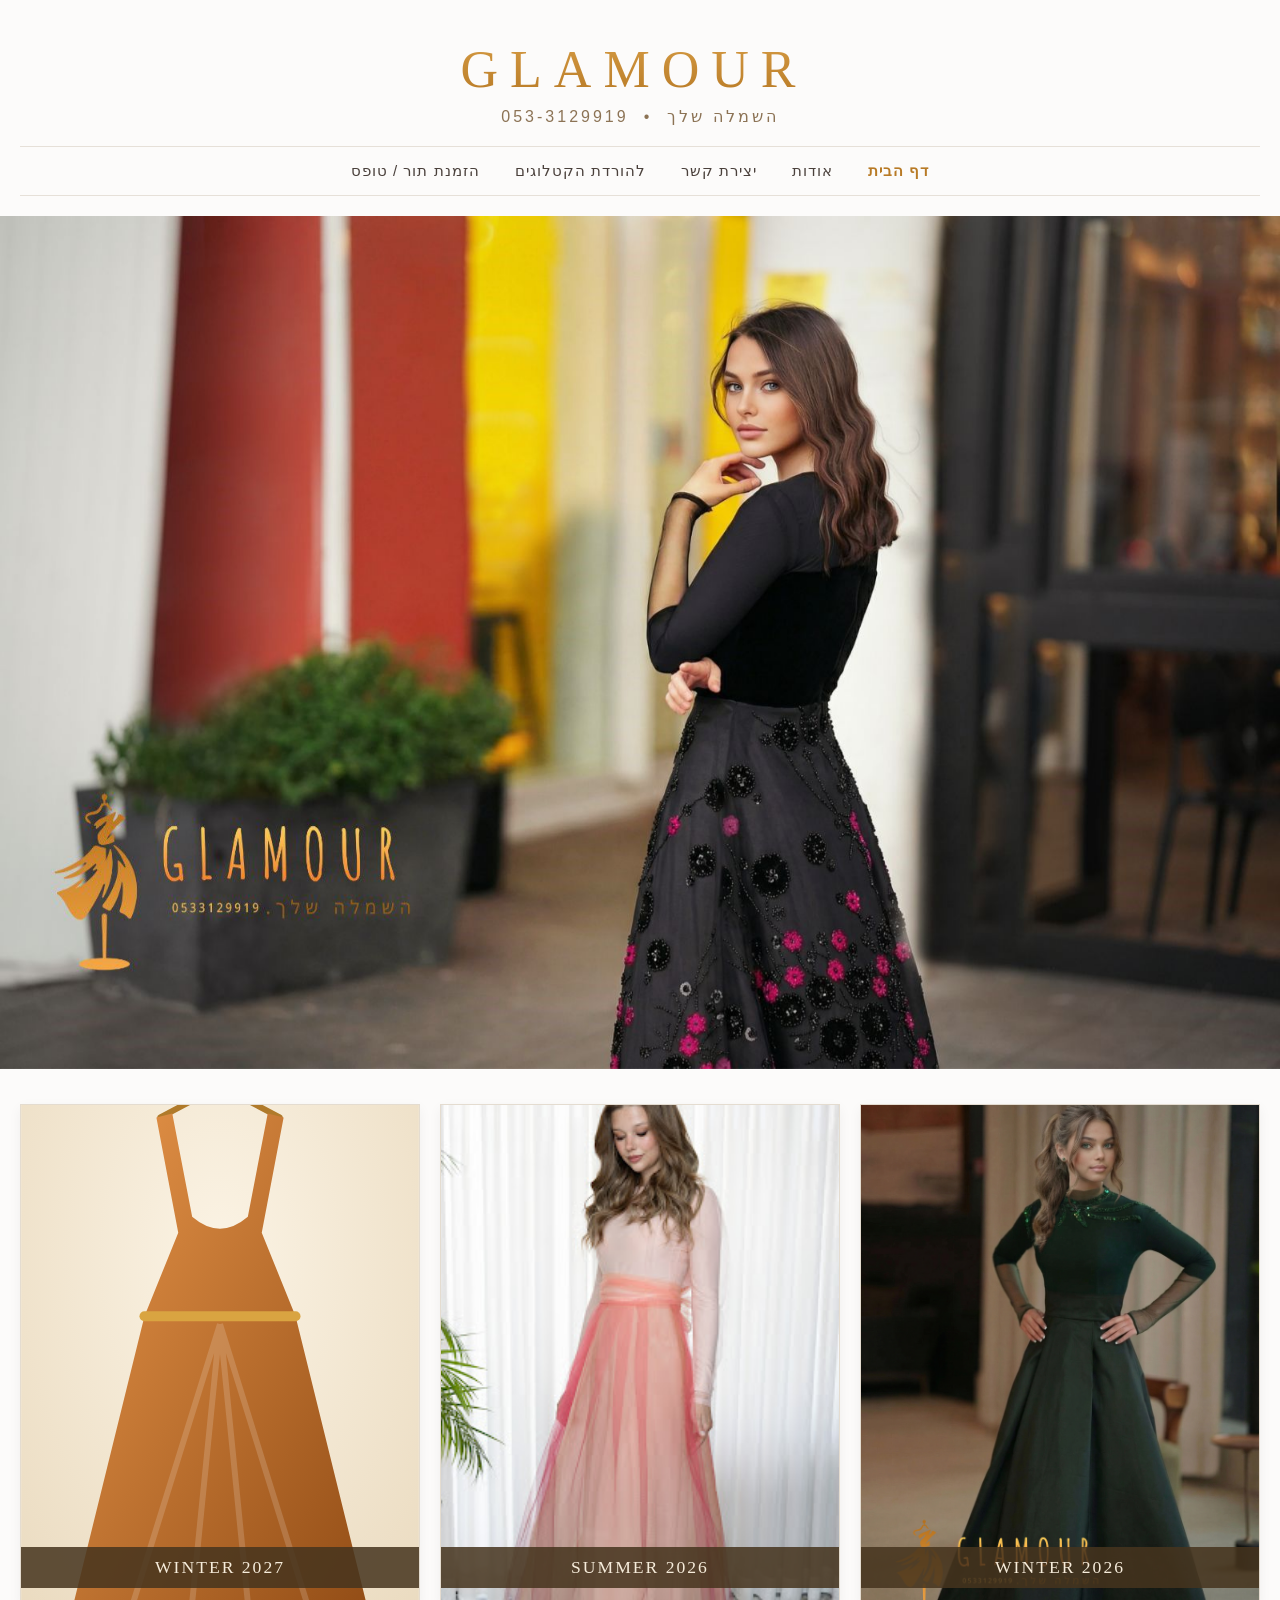
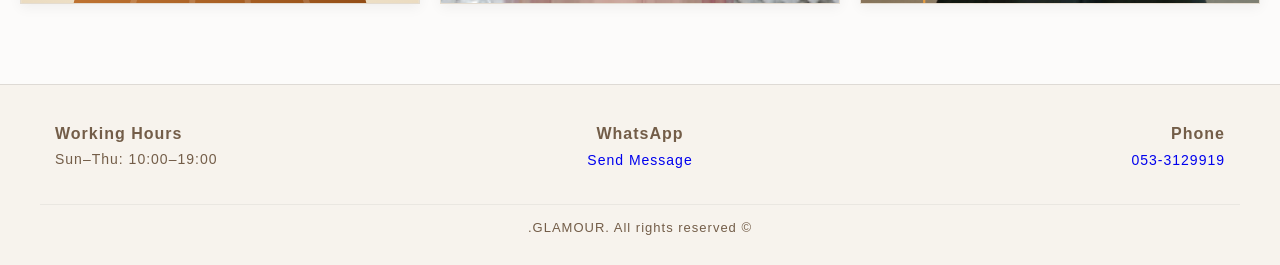
<file: index.html>
<!DOCTYPE html>
<html lang="he" dir="rtl">
<head>
    <meta charset="UTF-8">
    <meta name="viewport" content="width=device-width, initial-scale=1.0">
    <title>GLAMOUR - השמלה שלך | דף הבית</title>
    <link rel="shortcut icon" href="favicon.ico" type="image/x-icon">
    <!-- קישור לקובץ העיצוב ה-CSS החיצוני -->
    <link rel="stylesheet" href="css/home.css">
</head>
<body>

    <!-- Header (כולל לוגו ותפריט עליון) -->
    <header>
        <div class="brand-container">
            <h1 class="logo-title">GLAMOUR</h1>
            <div class="sub-bar">
                <span>השמלה שלך</span>
                <span>•</span>
                <a href="tel:0533129919" class="phone">053-3129919</a>
            </div>
        </div>

        <nav>
            <ul>
                <li><a href="index.html" class="active">דף הבית</a></li>
                <li><a href="about.html">אודות</a></li>
                <li><a href="contact.html">יצירת קשר</a></li>
                <li><a href="pdf.html">להורדת הקטלוגים</a></li>
                <li><a href="pages/order.html">הזמנת תור / טופס</a></li>
            </ul>
        </nav>
    </header>

    <!-- באנר ראשי מקצה לקצה – ממוקם מיד מתחת לתפריט -->
    <section class="main-banner-section">
        <img src="images/black-3.jpeg" alt="באנר ראשי" class="hero-banner-image">
    </section>

    <!-- Main Content - הריבועים של הקטלוגים -->
    <main>
        <div class="hero-grid">
            <a href="catalog.html" class="grid-item">
                <img src="images/green1.png" alt="קולקציית WINTER 2026">
                <div class="card-title">WINTER 2026</div>
            </a>
            <a href="catalog.html#royal" class="grid-item">
                <img src="images/ombre.png" alt="קולקציית SUMMER 2026">
                <div class="card-title">SUMMER 2026</div>
            </a>
            <a href="catalog.html#glam" class="grid-item">
                <img src="images/dress-copper.svg" alt="קולקציית WINTER 2027">
                <div class="card-title">WINTER 2027</div>
            </a>
        </div>
    </main>

    <!-- Footer יחיד, מסודר ותקין -->
    <footer class="site-footer">
        <div class="footer-item right">
            <h3>Phone</h3>
            <a href="tel:0533129919">053-3129919</a>
        </div>
        
        <div class="footer-item center">
            <h3>WhatsApp</h3>
            <a href="https://wa.me/972533129919" target="_blank" rel="noopener">Send Message</a>
        </div>
        
        <div class="footer-item left">
            <h3>Working Hours</h3>
            <p>Sun–Thu: 10:00–19:00</p>
        </div>
        
        <small class="copyright">© GLAMOUR. All rights reserved.</small>
    </footer>

</body>
</html>
</file>
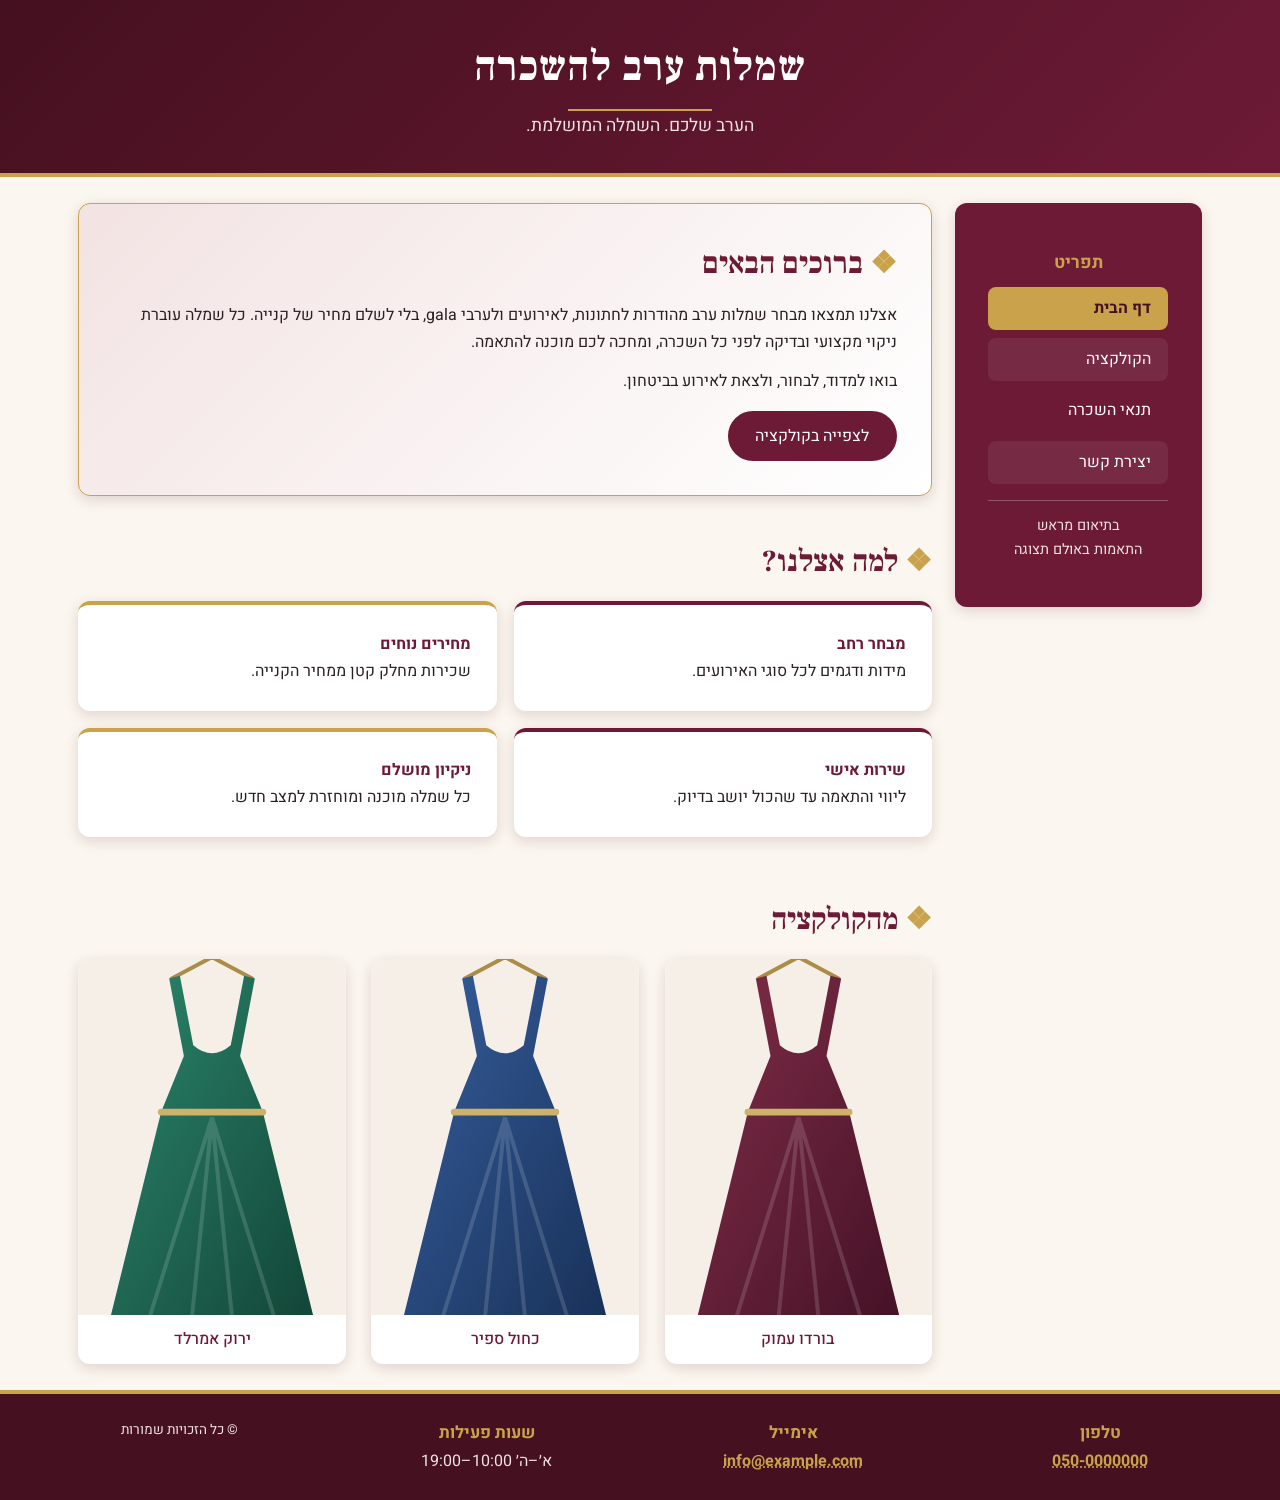
<file: dress-rental/index.html>
<!DOCTYPE html>
<html lang="he" dir="rtl">
<head>
  <meta charset="UTF-8">
  <meta name="viewport" content="width=device-width, initial-scale=1.0">
  <title>שמלות ערב להשכרה | דף הבית</title>
  <link rel="preconnect" href="https://fonts.googleapis.com">
  <link rel="preconnect" href="https://fonts.gstatic.com" crossorigin>
  <link href="https://fonts.googleapis.com/css2?family=Frank+Ruhl+Libre:wght@500;700&family=Heebo:wght@400;500;700&display=swap" rel="stylesheet">
  <link rel="stylesheet" href="css/style.css">
  <link rel="stylesheet" href="css/home.css">
</head>
<body>

  <header>
    <h1>שמלות ערב להשכרה</h1>
    <p>הערב שלכם. השמלה המושלמת.</p>
  </header>

  <div class="layout">
    <main>
      <section>
        <h2>ברוכים הבאים</h2>
        <p>אצלנו תמצאו מבחר שמלות ערב מהודרות לחתונות, לאירועים ולערבי gala, בלי לשלם מחיר של קנייה. כל שמלה עוברת ניקוי מקצועי ובדיקה לפני כל השכרה, ומחכה לכם מוכנה להתאמה.</p>
        <p>בואו למדוד, לבחור, ולצאת לאירוע בביטחון.</p>
        <a class="btn" href="collection.html">לצפייה בקולקציה</a>
      </section>

      <section class="highlights">
        <h2>למה אצלנו?</h2>
        <ul>
          <li><strong>מבחר רחב</strong> מידות ודגמים לכל סוגי האירועים.</li>
          <li><strong>מחירים נוחים</strong> שכירות מחלק קטן ממחיר הקנייה.</li>
          <li><strong>שירות אישי</strong> ליווי והתאמה עד שהכול יושב בדיוק.</li>
          <li><strong>ניקיון מושלם</strong> כל שמלה מוכנה ומוחזרת למצב חדש.</li>
        </ul>
      </section>

      <section>
        <h2>מהקולקציה</h2>
        <div class="preview">
          <figure>
            <img src="images/dress-burgundy.svg" alt="שמלת ערב בורדו">
            <figcaption>בורדו עמוק</figcaption>
          </figure>
          <figure>
            <img src="images/dress-sapphire.svg" alt="שמלת ערב כחול ספיר">
            <figcaption>כחול ספיר</figcaption>
          </figure>
          <figure>
            <img src="images/dress-emerald.svg" alt="שמלת ערב ירוק אמרלד">
            <figcaption>ירוק אמרלד</figcaption>
          </figure>
        </div>
      </section>
    </main>

    <aside>
      <h2>תפריט</h2>
      <nav>
        <ul>
          <li><a href="index.html" aria-current="page">דף הבית</a></li>
          <li><a href="collection.html">הקולקציה</a></li>
          <li><a href="terms.html">תנאי השכרה</a></li>
          <li><a href="contact.html">יצירת קשר</a></li>
        </ul>
      </nav>
      <p>בתיאום מראש<br>התאמות באולם תצוגה</p>
    </aside>
  </div>

  <footer>
    <div>
      <h3>טלפון</h3>
      <a href="tel:0500000000">050-0000000</a>
    </div>
    <div>
      <h3>אימייל</h3>
      <a href="mailto:info@example.com">info@example.com</a>
    </div>
    <div>
      <h3>שעות פעילות</h3>
      <p>א׳–ה׳ 10:00–19:00</p>
    </div>
    <small>© כל הזכויות שמורות</small>
  </footer>

</body>
</html>
</file>
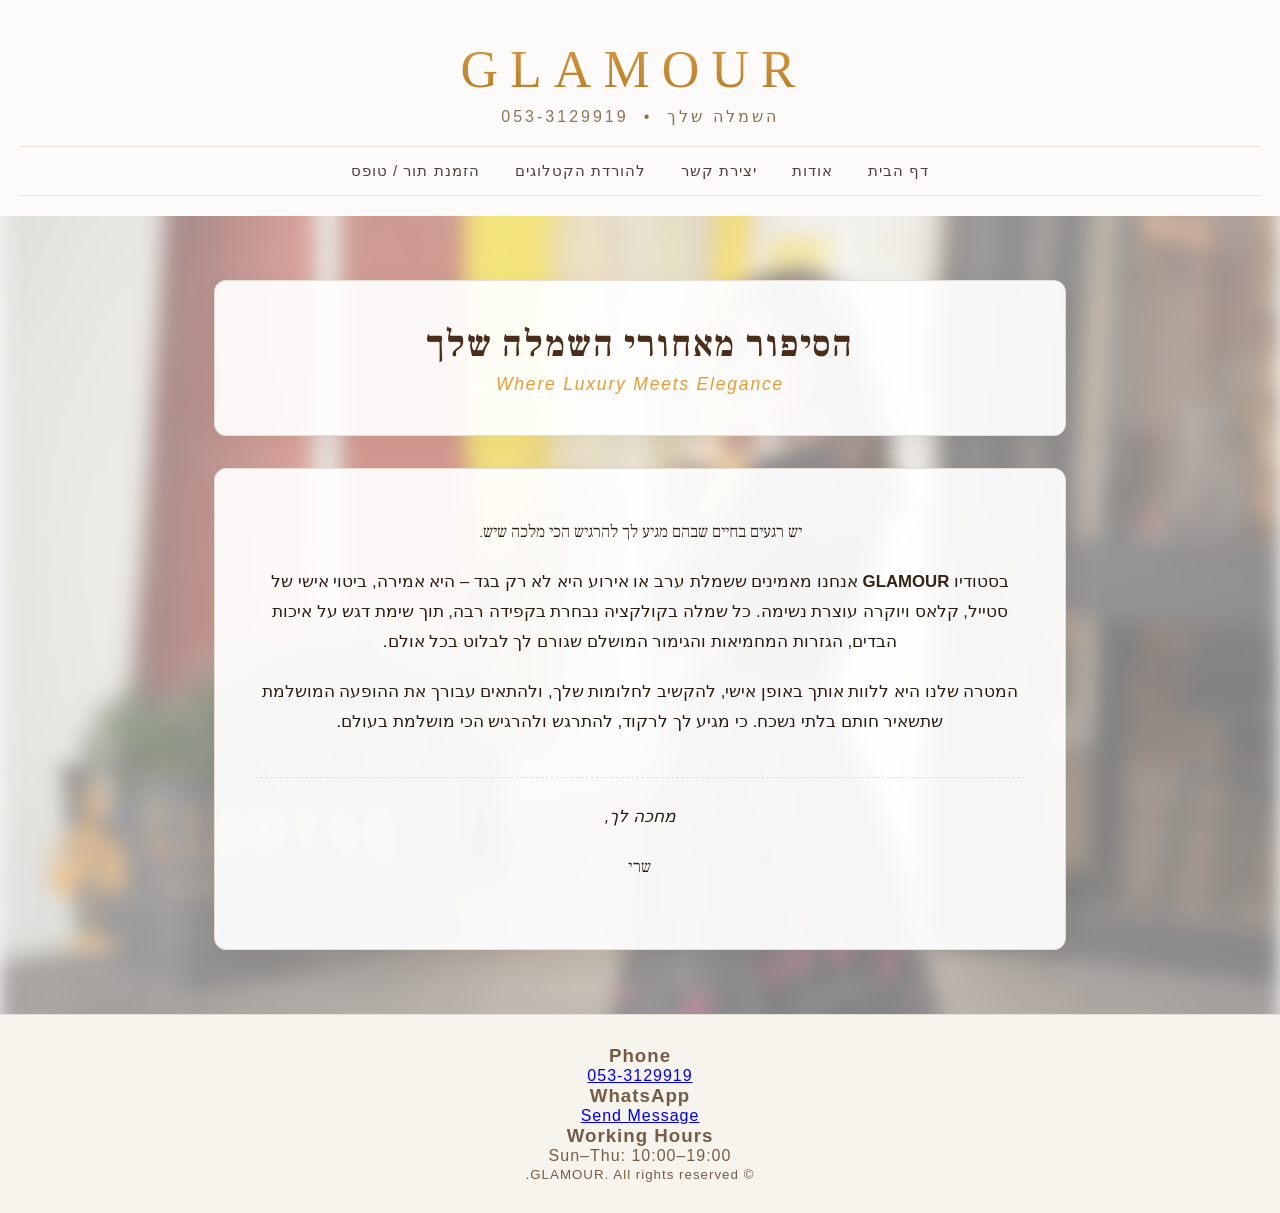
<file: about.html>
<!DOCTYPE html>
<html lang="he" dir="rtl">
<head>
  <meta charset="UTF-8">
  <meta name="viewport" content="width=device-width, initial-scale=1.0">
  <title>GLAMOUR | אודות</title>
  <link rel="preconnect" href="https://fonts.googleapis.com">
  <link rel="preconnect" href="https://fonts.gstatic.com" crossorigin>
  <link href="https://fonts.googleapis.com/css2?family=Frank+Ruhl+Libre:wght@300;500;700&family=Heebo:wght@300;400;500;600;700&display=swap" rel="stylesheet">
  <link rel="stylesheet" href="css/home.css">
  <link rel="stylesheet" href="css/about.css">
</head>
<body>

    <!-- Header -->
    <header>
        <div class="brand-container">
            <h1 class="logo-title">GLAMOUR</h1>
            <div class="sub-bar">
                <span>השמלה שלך</span>
                <span>•</span>
                <a href="tel:0533129919" class="phone">053-3129919</a>
            </div>
        </div>

        <nav>
            <ul>
                <li><a href="index.html">דף הבית</a></li>
                <li><a href="about.html">אודות</a></li>
                <li><a href="contact.html">יצירת קשר</a></li>
                   <li><a href="pdf.html">להורדת הקטלוגים</a></li>
                <li><a href="order.html">הזמנת תור / טופס</a></li>
            </ul>
        </nav>
    </header>

  <div class="layout">
    <!-- תמונת הסטודיו המקומית שתשמש כרקע מטושטש וחלש (ודאי שהשם והנתיב כאן תואמים לקובץ שלך) -->
    <img src="images/black-3.jpeg" alt="Studio Background" class="bg-image">

    <main class="about-main-luxury">
      
      <!-- כותרת ראשית -->
      <div class="about-header-box">
        <h2 class="main-title">הסיפור מאחורי השמלה שלך</h2>
        <p class="subtitle-en">Where Luxury Meets Elegance</p>
      </div>

      <!-- תוכן האודות המרשים והקצרצר -->
      <div class="about-content-box">
        <p class="highlight-intro">
          יש רגעים בחיים שבהם מגיע לך להרגיש הכי מלכה שיש. 
        </p>
        <p>
          בסטודיו <strong>GLAMOUR</strong> אנחנו מאמינים ששמלת ערב או אירוע היא לא רק בגד – היא אמירה, ביטוי אישי של סטייל, קלאס ויוקרה עוצרת נשימה. כל שמלה בקולקציה נבחרת בקפידה רבה, תוך שימת דגש על איכות הבדים, הגזרות המחמיאות והגימור המושלם שגורם לך לבלוט בכל אולם.
        </p>
        <p>
          המטרה שלנו היא ללוות אותך באופן אישי, להקשיב לחלומות שלך, ולהתאים עבורך את ההופעה המושלמת שתשאיר חותם בלתי נשכח. כי מגיע לך לרקוד, להתרגש ולהרגיש הכי מושלמת בעולם.
        </p>

        <!-- חתימה אישית -->
        <div class="signature-box">
          <p class="signature-text">מחכה לך,</p>
          <p class="signature-name">שרי</p>
        </div>
      </div>

    </main>
  </div>

  <footer>
    <div>
      <h3>Phone</h3>
      <a href="tel:0533129919">053-3129919</a>
    </div>
    <div>
      <h3>WhatsApp</h3>
      <a href="https://wa.me/972533129919" target="_blank" rel="noopener">Send Message</a>
    </div>
    <div>
      <h3>Working Hours</h3>
      <p>Sun–Thu: 10:00–19:00</p>
    </div>
    <small>© GLAMOUR. All rights reserved.</small>
  </footer>

</body>
</html>
</file>
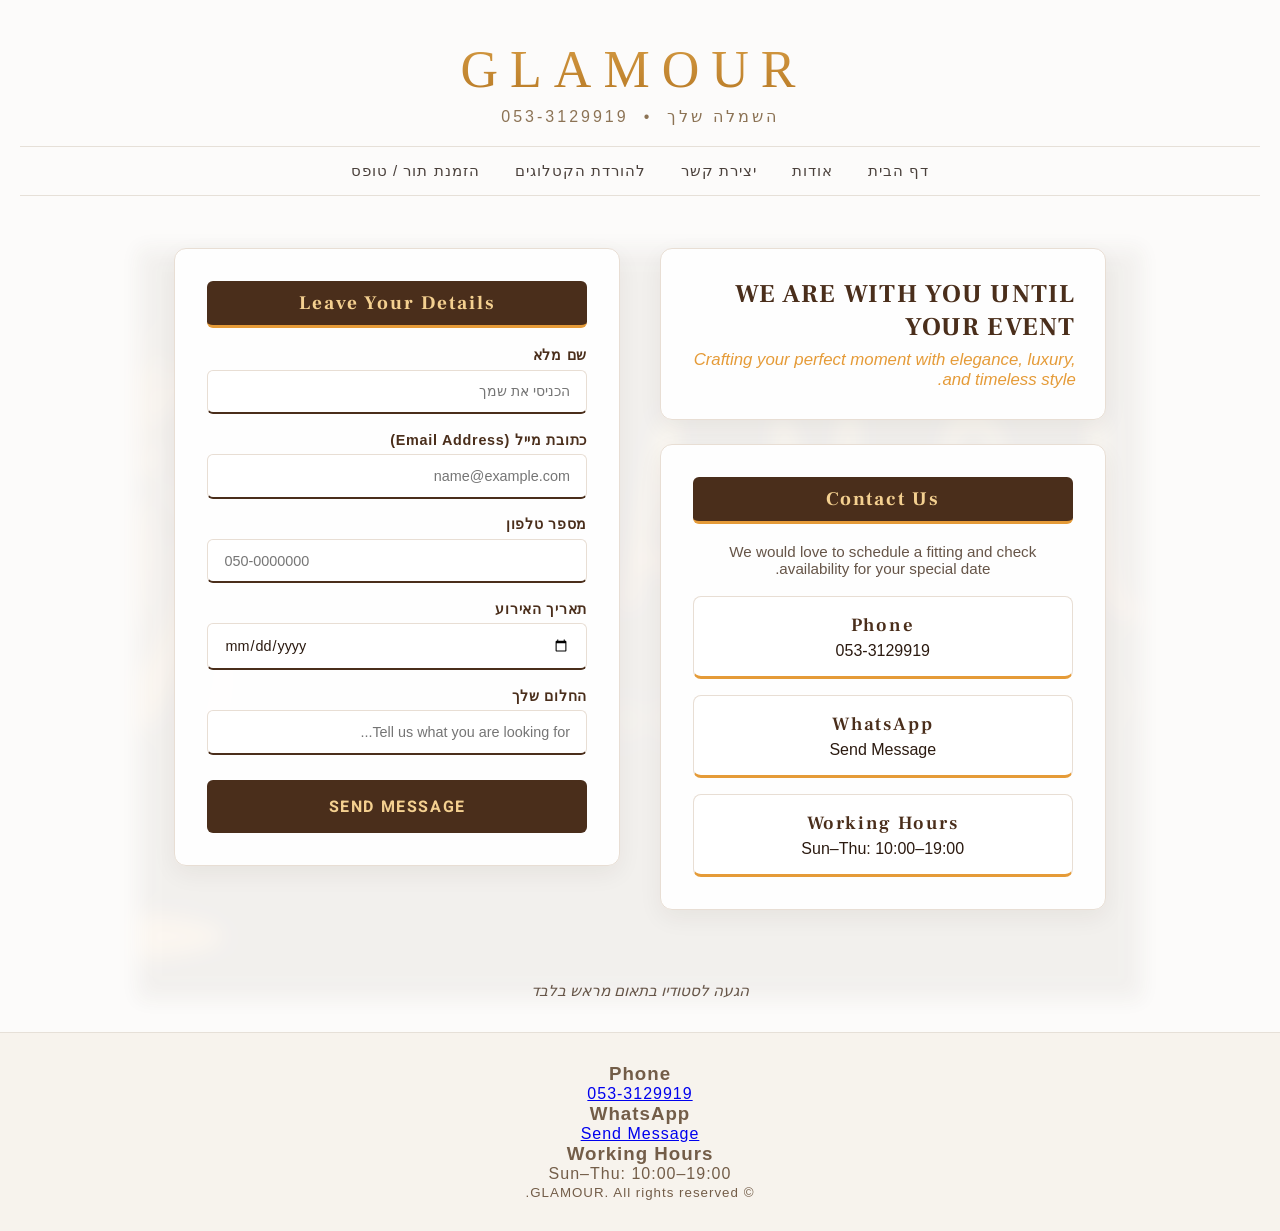
<file: contact.html>
<!DOCTYPE html>
<html lang="he" dir="rtl">
<head>
  <meta charset="UTF-8">
  <meta name="viewport" content="width=device-width, initial-scale=1.0">
  <title>GLAMOUR | Contact Us</title>
  <link rel="preconnect" href="https://fonts.googleapis.com">
  <link rel="preconnect" href="https://fonts.gstatic.com" crossorigin>
  <link href="https://fonts.googleapis.com/css2?family=Frank+Ruhl+Libre:wght@300;500;700&family=Heebo:wght@300;400;500;600;700&display=swap" rel="stylesheet">
  <link rel="stylesheet" href="css/home.css">
  <link rel="stylesheet" href="css/contact.css">
</head>
<body>

    <!-- Header -->
    <header>
        <div class="brand-container">
            <h1 class="logo-title">GLAMOUR</h1>
            <div class="sub-bar">
                <span>השמלה שלך</span>
                <span>•</span>
                <a href="tel:0533129919" class="phone">053-3129919</a>
            </div>
        </div>

        <nav>
            <ul>
                <li><a href="index.html">דף הבית</a></li>
                <li><a href="about.html">אודות</a></li>
                <li><a href="contact.html">יצירת קשר</a></li>
                <li><a href="pdf.html">להורדת הקטלוגים</a></li>
                <li><a href="order.html">הזמנת תור / טופס</a></li>
            </ul>
        </nav>
    </header>

  <div class="layout">
    <!-- תמונת הרקע המטושטשת -->
    <img src="images/logo.jpg" alt="Studio Background" class="bg-image">

    <main class="contact-grid-wrapper">
      
      <!-- צד שמאל: סלוגן ופרטי התקשרות -->
      <div class="contact-left-side">
        <div class="intro-section">
          <h2 class="main-title">WE ARE WITH YOU UNTIL YOUR EVENT</h2>
          <p class="slogan">Crafting your perfect moment with elegance, luxury, and timeless style.</p>
        </div>

        <div class="contact-info-box">
          <h3 class="section-banner">Contact Us</h3>
          <p class="info-desc">We would love to schedule a fitting and check availability for your special date.</p>
          
          <div class="ways">
            <article>
              <h3>Phone</h3>
              <a href="tel:0533129919">053-3129919</a>
            </article>
            <article>
              <h3>WhatsApp</h3>
              <a href="https://wa.me/972533129919" target="_blank" rel="noopener">Send Message</a>
            </article>
            <article>
              <h3>Working Hours</h3>
              <p>Sun–Thu: 10:00–19:00</p>
            </article>
          </div>
        </div>
      </div>

      <!-- צד ימין: טופס השארת פרטים -->
      <div class="contact-right-side">
        <div class="contact-form-container">
          <h3 class="section-banner">Leave Your Details</h3>
          
          <form action="https://formspree.io/f/mnppykpz" method="POST">
            <label>
              שם מלא
              <input type="text" name="name" placeholder="הכניסי את שמך" required>
            </label>

            <label>
              כתובת מייל (Email Address)
              <input type="email" name="email" placeholder="name@example.com" required>
            </label>
            
            <label>
              מספר טלפון
              <input type="tel" name="phone" placeholder="050-0000000" required>
            </label>

            <label>
              תאריך האירוע
              <input type="date" name="event-date" required>
            </label>

            <label>
              החלום שלך
              <input type="text" name="message" placeholder="Tell us what you are looking for...">
            </label>

            <button class="btn" type="submit">SEND MESSAGE</button>
          </form>
        </div>
      </div>

    </main>

    <aside>
      <p>הגעה לסטודיו בתאום מראש בלבד</p>
    </aside>
  </div>

  <footer>
    <div>
      <h3>Phone</h3>
      <a href="tel:0533129919">053-3129919</a>
    </div>
    <div>
      <h3>WhatsApp</h3>
      <a href="https://wa.me/972533129919" target="_blank" rel="noopener">Send Message</a>
    </div>
    <div>
      <h3>Working Hours</h3>
      <p>Sun–Thu: 10:00–19:00</p>
    </div>
    <small>© GLAMOUR. All rights reserved.</small>
  </footer>

</body>
</html>
</file>
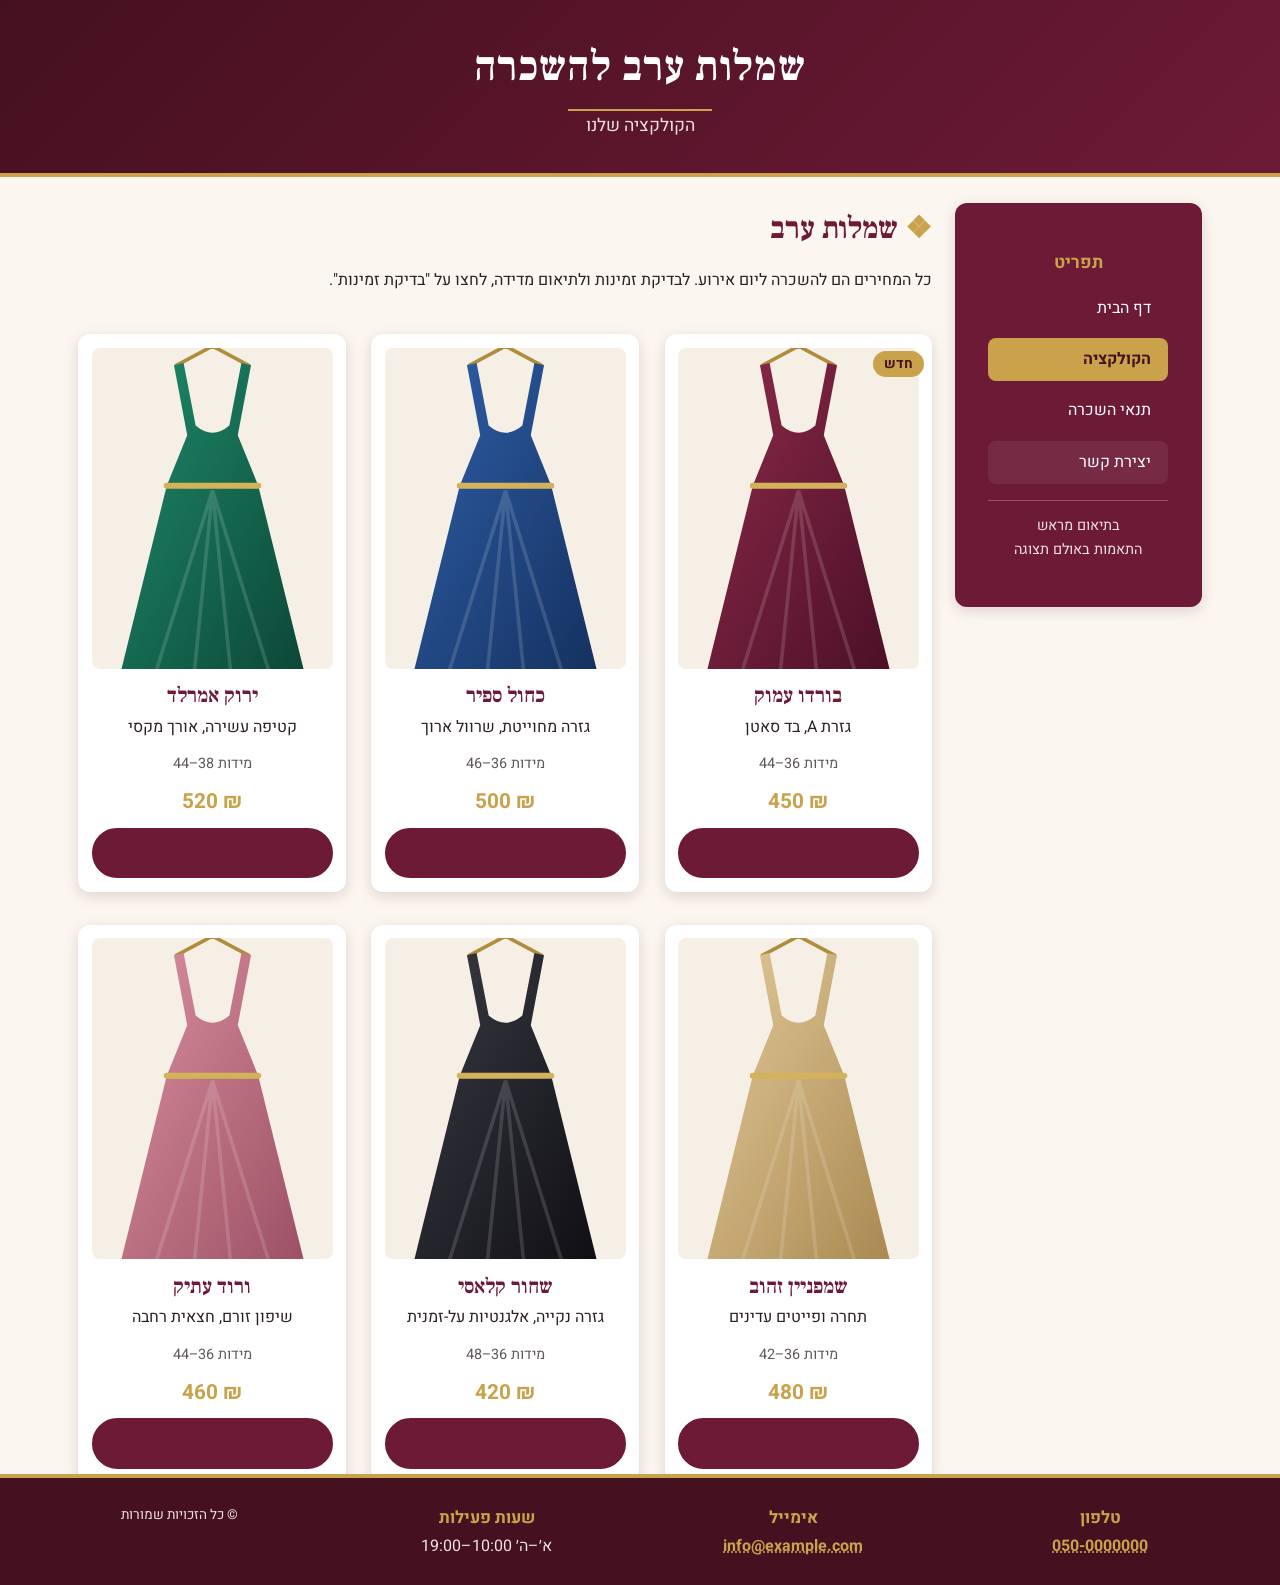
<file: dress-rental/collection.html>
<!DOCTYPE html>
<html lang="he" dir="rtl">
<head>
  <meta charset="UTF-8">
  <meta name="viewport" content="width=device-width, initial-scale=1.0">
  <title>שמלות ערב להשכרה | הקולקציה</title>
  <link rel="preconnect" href="https://fonts.googleapis.com">
  <link rel="preconnect" href="https://fonts.gstatic.com" crossorigin>
  <link href="https://fonts.googleapis.com/css2?family=Frank+Ruhl+Libre:wght@500;700&family=Heebo:wght@400;500;700&display=swap" rel="stylesheet">
  <link rel="stylesheet" href="css/style.css">
  <link rel="stylesheet" href="css/collection.css">
</head>
<body>

  <header>
    <h1>שמלות ערב להשכרה</h1>
    <p>הקולקציה שלנו</p>
  </header>

  <div class="layout">
    <main>
      <section>
        <h2>שמלות ערב</h2>
        <p>כל המחירים הם להשכרה ליום אירוע. לבדיקת זמינות ולתיאום מדידה, לחצו על "בדיקת זמינות".</p>
      </section>

      <section>
        <!-- נושא חדש 2: CSS Grid -->
        <div class="gallery">
          <article>
            <img src="images/dress-burgundy.svg" alt="שמלת ערב בורדו">
            <h3>בורדו עמוק</h3>
            <p>גזרת A, בד סאטן</p>
            <p>מידות 36–44</p>
            <p class="price">₪ 450</p>
            <a class="btn" href="mailto:info@example.com?subject=בדיקת זמינות - בורדו עמוק">בדיקת זמינות</a>
          </article>
          <article>
            <img src="images/dress-sapphire.svg" alt="שמלת ערב כחול ספיר">
            <h3>כחול ספיר</h3>
            <p>גזרה מחוייטת, שרוול ארוך</p>
            <p>מידות 36–46</p>
            <p class="price">₪ 500</p>
            <a class="btn" href="mailto:info@example.com?subject=בדיקת זמינות - כחול ספיר">בדיקת זמינות</a>
          </article>
          <article>
            <img src="images/dress-emerald.svg" alt="שמלת ערב ירוק אמרלד">
            <h3>ירוק אמרלד</h3>
            <p>קטיפה עשירה, אורך מקסי</p>
            <p>מידות 38–44</p>
            <p class="price">₪ 520</p>
            <a class="btn" href="mailto:info@example.com?subject=בדיקת זמינות - ירוק אמרלד">בדיקת זמינות</a>
          </article>
          <article>
            <img src="images/dress-champagne.svg" alt="שמלת ערב שמפניין">
            <h3>שמפניין זהוב</h3>
            <p>תחרה ופייטים עדינים</p>
            <p>מידות 36–42</p>
            <p class="price">₪ 480</p>
            <a class="btn" href="mailto:info@example.com?subject=בדיקת זמינות - שמפניין זהוב">בדיקת זמינות</a>
          </article>
          <article>
            <img src="images/dress-black.svg" alt="שמלת ערב שחורה">
            <h3>שחור קלאסי</h3>
            <p>גזרה נקייה, אלגנטיות על-זמנית</p>
            <p>מידות 36–48</p>
            <p class="price">₪ 420</p>
            <a class="btn" href="mailto:info@example.com?subject=בדיקת זמינות - שחור קלאסי">בדיקת זמינות</a>
          </article>
          <article>
            <img src="images/dress-rose.svg" alt="שמלת ערב ורוד עתיק">
            <h3>ורוד עתיק</h3>
            <p>שיפון זורם, חצאית רחבה</p>
            <p>מידות 36–44</p>
            <p class="price">₪ 460</p>
            <a class="btn" href="mailto:info@example.com?subject=בדיקת זמינות - ורוד עתיק">בדיקת זמינות</a>
          </article>
        </div>
      </section>
    </main>

    <aside>
      <h2>תפריט</h2>
      <nav>
        <ul>
          <li><a href="index.html">דף הבית</a></li>
          <li><a href="collection.html" aria-current="page">הקולקציה</a></li>
          <li><a href="terms.html">תנאי השכרה</a></li>
          <li><a href="contact.html">יצירת קשר</a></li>
        </ul>
      </nav>
      <p>בתיאום מראש<br>התאמות באולם תצוגה</p>
    </aside>
  </div>

  <footer>
    <div>
      <h3>טלפון</h3>
      <a href="tel:0500000000">050-0000000</a>
    </div>
    <div>
      <h3>אימייל</h3>
      <a href="mailto:info@example.com">info@example.com</a>
    </div>
    <div>
      <h3>שעות פעילות</h3>
      <p>א׳–ה׳ 10:00–19:00</p>
    </div>
    <small>© כל הזכויות שמורות</small>
  </footer>

</body>
</html>
</file>
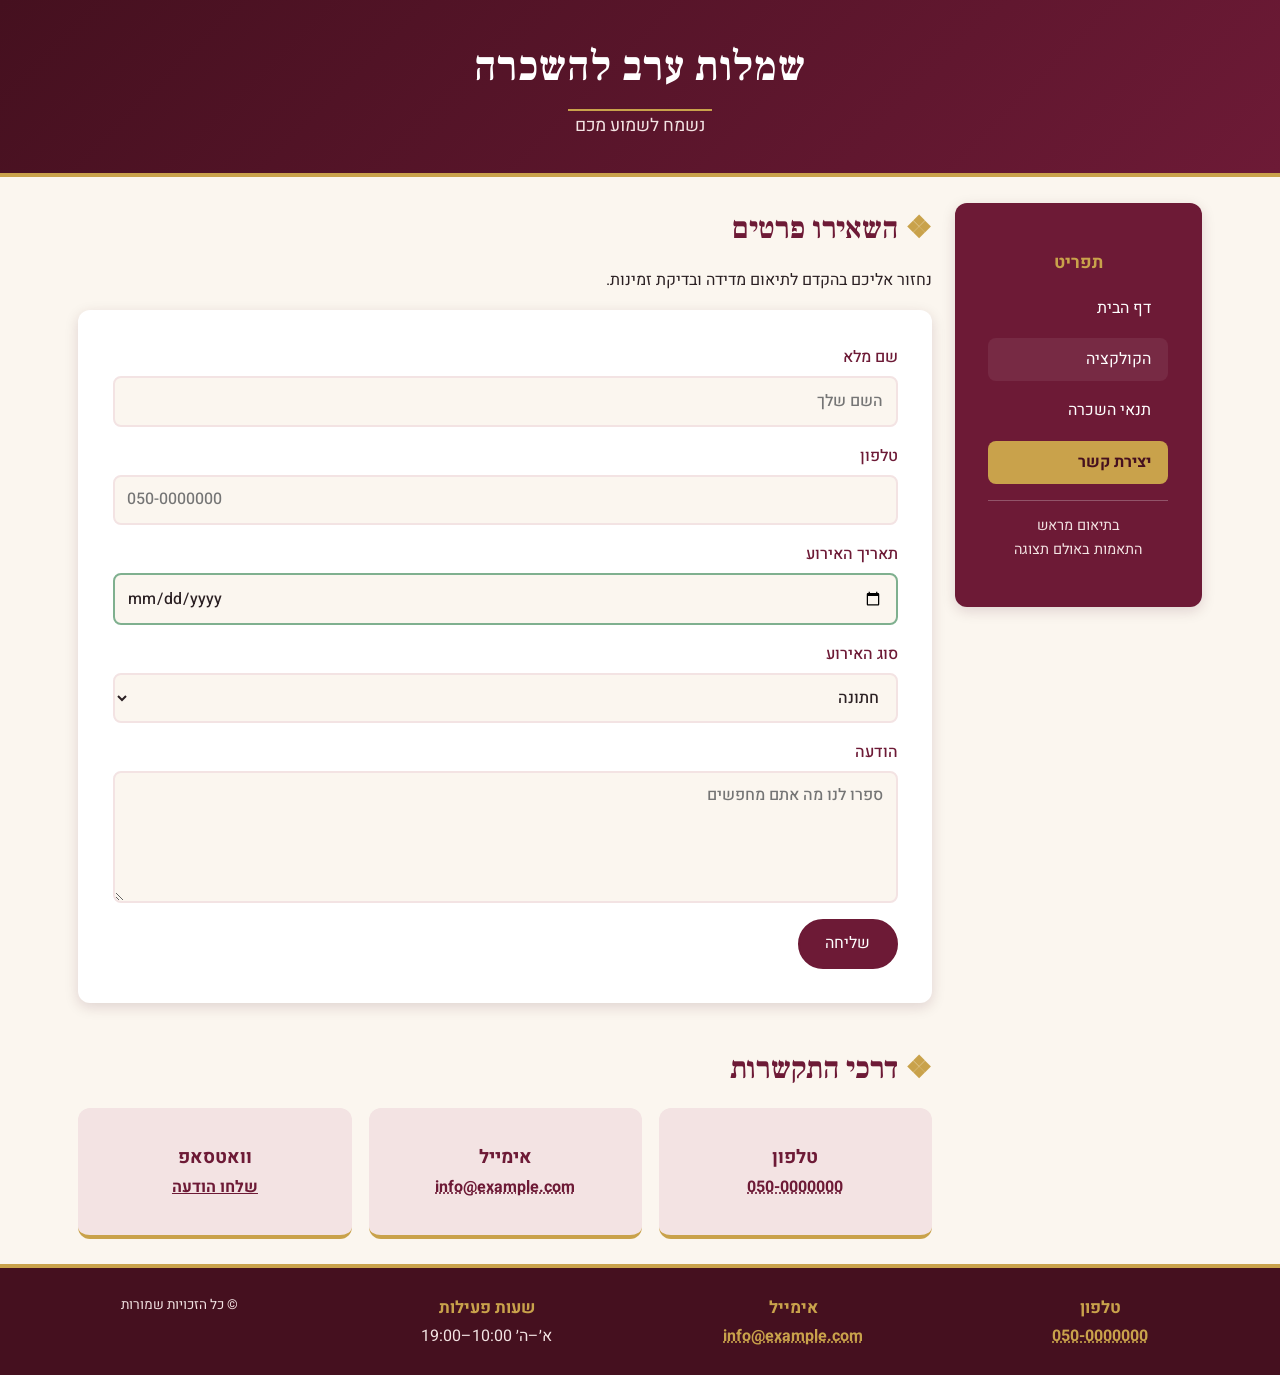
<file: dress-rental/contact.html>
<!DOCTYPE html>
<html lang="he" dir="rtl">
<head>
  <meta charset="UTF-8">
  <meta name="viewport" content="width=device-width, initial-scale=1.0">
  <title>שמלות ערב להשכרה | יצירת קשר</title>
  <link rel="preconnect" href="https://fonts.googleapis.com">
  <link rel="preconnect" href="https://fonts.gstatic.com" crossorigin>
  <link href="https://fonts.googleapis.com/css2?family=Frank+Ruhl+Libre:wght@500;700&family=Heebo:wght@400;500;700&display=swap" rel="stylesheet">
  <link rel="stylesheet" href="css/style.css">
  <link rel="stylesheet" href="css/contact.css">
</head>
<body>

  <header>
    <h1>שמלות ערב להשכרה</h1>
    <p>נשמח לשמוע מכם</p>
  </header>

  <div class="layout">
    <main>
      <section>
        <h2>השאירו פרטים</h2>
        <p>נחזור אליכם בהקדם לתיאום מדידה ובדיקת זמינות.</p>
        <form action="mailto:info@example.com" method="post" enctype="text/plain">
          <label>
            שם מלא
            <input type="text" name="name" placeholder="השם שלך" required>
          </label>
          <label>
            טלפון
            <input type="tel" name="phone" placeholder="050-0000000" required>
          </label>
          <label>
            תאריך האירוע
            <input type="date" name="event-date">
          </label>
          <label>
            סוג האירוע
            <select name="event-type">
              <option>חתונה</option>
              <option>ערב חינה</option>
              <option>בר/בת מצווה</option>
              <option>אירוע אחר</option>
            </select>
          </label>
          <label>
            הודעה
            <textarea name="message" rows="4" placeholder="ספרו לנו מה אתם מחפשים"></textarea>
          </label>
          <button class="btn" type="submit">שליחה</button>
        </form>
      </section>

      <section class="contact-cards">
        <h2>דרכי התקשרות</h2>
        <div>
          <article>
            <h3>טלפון</h3>
            <a href="tel:0500000000">050-0000000</a>
          </article>
          <article>
            <h3>אימייל</h3>
            <a href="mailto:info@example.com">info@example.com</a>
          </article>
          <article>
            <h3>וואטסאפ</h3>
            <a href="https://wa.me/972500000000" target="_blank" rel="noopener">שלחו הודעה</a>
          </article>
        </div>
      </section>
    </main>

    <aside>
      <h2>תפריט</h2>
      <nav>
        <ul>
          <li><a href="index.html">דף הבית</a></li>
          <li><a href="collection.html">הקולקציה</a></li>
          <li><a href="terms.html">תנאי השכרה</a></li>
          <li><a href="contact.html" aria-current="page">יצירת קשר</a></li>
        </ul>
      </nav>
      <p>בתיאום מראש<br>התאמות באולם תצוגה</p>
    </aside>
  </div>

  <footer>
    <div>
      <h3>טלפון</h3>
      <a href="tel:0500000000">050-0000000</a>
    </div>
    <div>
      <h3>אימייל</h3>
      <a href="mailto:info@example.com">info@example.com</a>
    </div>
    <div>
      <h3>שעות פעילות</h3>
      <p>א׳–ה׳ 10:00–19:00</p>
    </div>
    <small>© כל הזכויות שמורות</small>
  </footer>

</body>
</html>
</file>
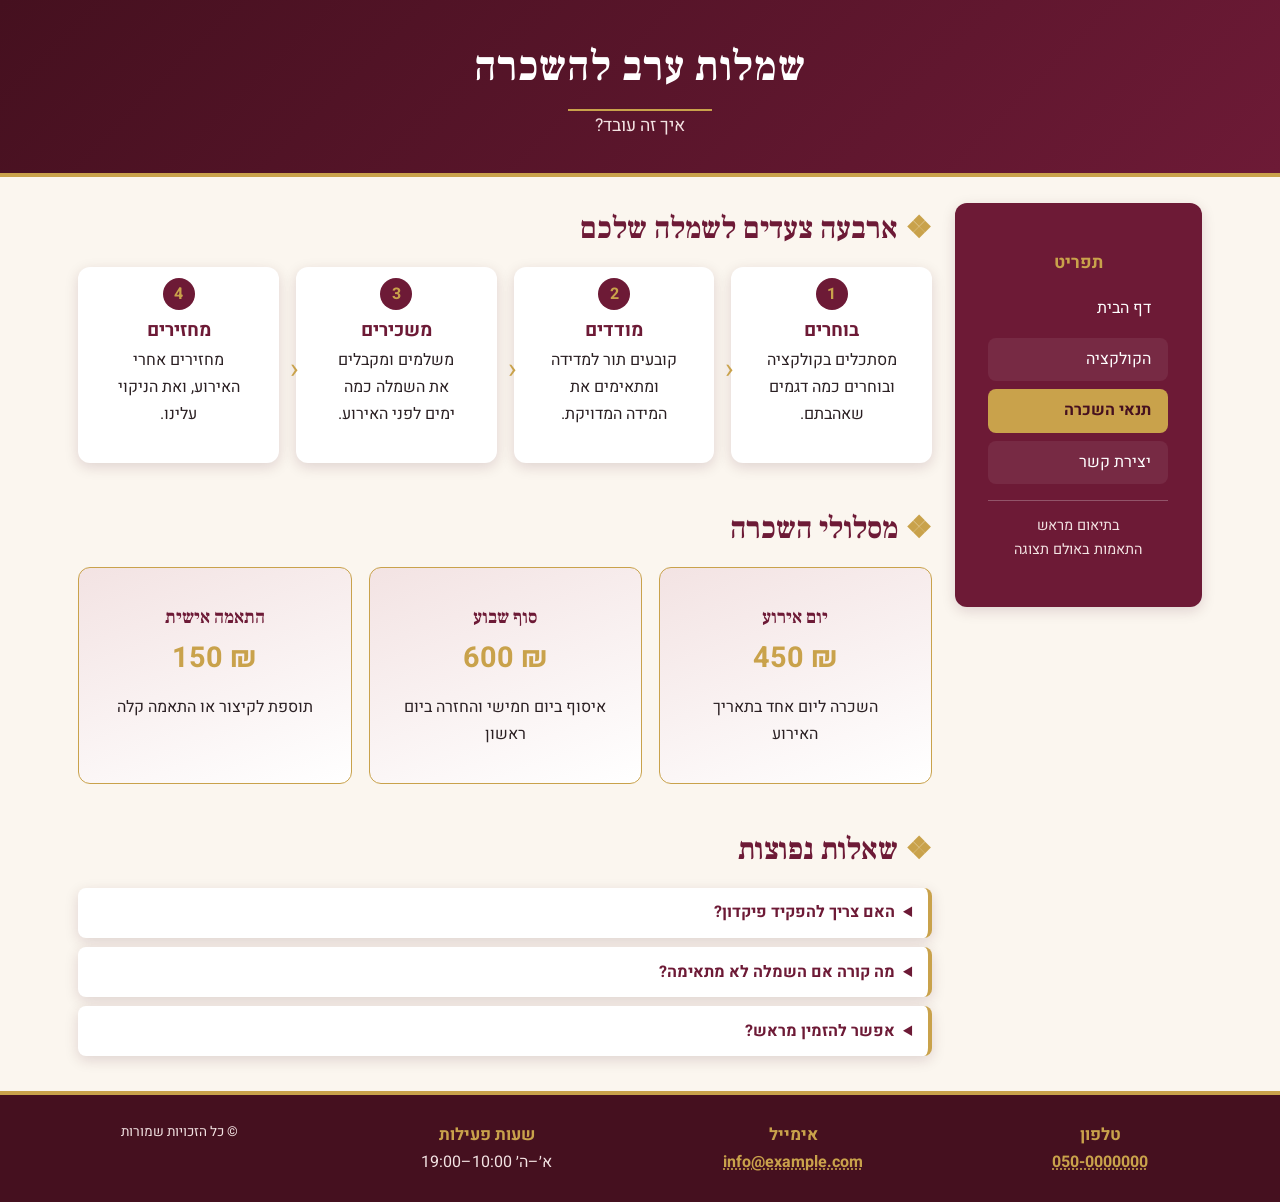
<file: dress-rental/terms.html>
<!DOCTYPE html>
<html lang="he" dir="rtl">
<head>
  <meta charset="UTF-8">
  <meta name="viewport" content="width=device-width, initial-scale=1.0">
  <title>שמלות ערב להשכרה | תנאי השכרה</title>
  <link rel="preconnect" href="https://fonts.googleapis.com">
  <link rel="preconnect" href="https://fonts.gstatic.com" crossorigin>
  <link href="https://fonts.googleapis.com/css2?family=Frank+Ruhl+Libre:wght@500;700&family=Heebo:wght@400;500;700&display=swap" rel="stylesheet">
  <link rel="stylesheet" href="css/style.css">
  <link rel="stylesheet" href="css/terms.css">
</head>
<body>

  <header>
    <h1>שמלות ערב להשכרה</h1>
    <p>איך זה עובד?</p>
  </header>

  <div class="layout">
    <main>
      <section>
        <h2>ארבעה צעדים לשמלה שלכם</h2>
        <ol class="steps">
          <li>
            <h3>בוחרים</h3>
            <p>מסתכלים בקולקציה ובוחרים כמה דגמים שאהבתם.</p>
          </li>
          <li>
            <h3>מודדים</h3>
            <p>קובעים תור למדידה ומתאימים את המידה המדויקת.</p>
          </li>
          <li>
            <h3>משכירים</h3>
            <p>משלמים ומקבלים את השמלה כמה ימים לפני האירוע.</p>
          </li>
          <li>
            <h3>מחזירים</h3>
            <p>מחזירים אחרי האירוע, ואת הניקוי עלינו.</p>
          </li>
        </ol>
      </section>

      <section>
        <h2>מסלולי השכרה</h2>
        <div class="plans">
          <article>
            <h3>יום אירוע</h3>
            <p class="price">₪ 450</p>
            <p>השכרה ליום אחד בתאריך האירוע</p>
          </article>
          <article>
            <h3>סוף שבוע</h3>
            <p class="price">₪ 600</p>
            <p>איסוף ביום חמישי והחזרה ביום ראשון</p>
          </article>
          <article>
            <h3>התאמה אישית</h3>
            <p class="price">₪ 150</p>
            <p>תוספת לקיצור או התאמה קלה</p>
          </article>
        </div>
      </section>

      <section>
        <h2>שאלות נפוצות</h2>
        <details>
          <summary>האם צריך להפקיד פיקדון?</summary>
          <p>כן, מפקידים פיקדון שמוחזר במלואו עם החזרת השמלה במצב תקין.</p>
        </details>
        <details>
          <summary>מה קורה אם השמלה לא מתאימה?</summary>
          <p>בגלל שמודדים מראש, מצב כזה נדיר. אם בכל זאת, נחליף בדגם אחר בהתאם לזמינות.</p>
        </details>
        <details>
          <summary>אפשר להזמין מראש?</summary>
          <p>בהחלט, מומלץ להזמין חודש לפני האירוע ולהבטיח את הדגם שאהבתם.</p>
        </details>
      </section>
    </main>

    <aside>
      <h2>תפריט</h2>
      <nav>
        <ul>
          <li><a href="index.html">דף הבית</a></li>
          <li><a href="collection.html">הקולקציה</a></li>
          <li><a href="terms.html" aria-current="page">תנאי השכרה</a></li>
          <li><a href="contact.html">יצירת קשר</a></li>
        </ul>
      </nav>
      <p>בתיאום מראש<br>התאמות באולם תצוגה</p>
    </aside>
  </div>

  <footer>
    <div>
      <h3>טלפון</h3>
      <a href="tel:0500000000">050-0000000</a>
    </div>
    <div>
      <h3>אימייל</h3>
      <a href="mailto:info@example.com">info@example.com</a>
    </div>
    <div>
      <h3>שעות פעילות</h3>
      <p>א׳–ה׳ 10:00–19:00</p>
    </div>
    <small>© כל הזכויות שמורות</small>
  </footer>

</body>
</html>
</file>
<file: css/home.css>
/* איפוס והגדרות בסיס */
* {
    margin: 0;
    padding: 0;
    box-sizing: border-box;
    font-family: 'Segoe UI', Tahoma, Geneva, Verdana, sans-serif;
}

body {
    background-color: #fcfbfa; /* רקע שמנת בהיר */
    color: #2b2b2b;
    direction: rtl;
    display: flex;
    flex-direction: column;
    min-height: 100vh;
}

/* כותרת עליונה - header */
header {
    padding: 40px 20px 20px 20px;
    text-align: center;
    background-color: #fcfbfa;
}

.brand-container {
    display: flex;
    flex-direction: column;
    align-items: center;
    justify-content: center;
    margin-bottom: 20px;
}

/* שם המותג */
.logo-title {
    font-family: 'Georgia', serif;
    font-size: 52px;
    font-weight: 300;
    letter-spacing: 12px;
    background: linear-gradient(180deg, #d49a43 0%, #b87a25 100%);
    -webkit-background-clip: text;
    -webkit-text-fill-color: transparent;
    text-transform: uppercase;
    margin-bottom: 8px;
    padding-right: 12px;
}

/* סלוגן וטלפון */
.sub-bar {
    display: flex;
    align-items: center;
    gap: 15px;
    font-size: 16px;
    color: #8c7355;
    letter-spacing: 3px;
}

.sub-bar a {
    color: #8c7355;
    text-decoration: none;
    direction: ltr;
    font-weight: 500;
}

/* תפריט ניווט עליון בתוך ה-header */
nav {
    border-top: 1px solid #e6e0d8;
    border-bottom: 1px solid #e6e0d8;
    padding: 15px 0;
    margin-top: 20px;
}

nav ul {
    list-style: none;
    display: flex;
    justify-content: center;
    align-items: center;
    gap: 35px;
    flex-wrap: wrap;
}

nav a {
    text-decoration: none;
    color: #4a403b;
    font-size: 15px;
    font-weight: 400;
    letter-spacing: 1px;
    transition: color 0.3s ease;
}

nav a:hover,
nav a.active {
    color: #b87a25;
    font-weight: 600;
}

/* הגדרת אנימציית כניסה עדינה, רכה ואיטית במיוחד */
@keyframes fadeInUp {
    from {
        opacity: 0;
        transform: translateY(60px); /* מתחיל מעט יותר למטה בשביל אפקט מרשים */
    }
    to {
        opacity: 1;
        transform: translateY(0);
    }
}

/* עיצוב הבאנר הראשי - פריסה מלאה מקצה לקצה עם אנימציה איטית מאוד */
.main-banner-section {
    width: 100%;
    margin-top: 0;
    margin-bottom: 35px;
    overflow: hidden; /* מונע גלישה בזמן האנימציה */
}

.hero-banner-image {
    width: 100%;
    height: auto;
    max-height: none; 
    object-fit: contain; 
    display: block;
    border-radius: 0;
    
    /* תוקן הטשטוש לפורמט הנכון (לדוגמה 20px - תוכלי לשנות לפי בחירתך) */
    filter: blur(10); 
    
    /* שקיפות עדינה כדי שהרקע ישתלב היטב עם העמוד */
    opacity: 0.85; 
    
    /* הארכנו את משך האנימציה ל-3.5 שניות כדי שתהיה איטית ומורגשת מאוד */
    animation: fadeInUp 5s cubic-bezier(0.15, 1, 0.2, 1) forwards;
    transition: transform 0.4s ease, box-shadow 0.4s ease;
}

.hero-banner-image:hover {
    transform: translateY(-3px);
    box-shadow: 0 25px 55px rgba(0, 0, 0, 0.3), 0 10px 20px rgba(0, 0, 0, 0.15);
}

/* חלק מרכזי - main עבור הקוביות */
main {
    flex: 1;
    max-width: 1300px;
    width: 100%;
    margin: 0 auto;
    padding: 0 20px 40px 20px;
}

/* גריד תמונות הקטלוג */
.hero-grid {
    display: grid;
    grid-template-columns: repeat(3, 1fr);
    gap: 20px;
}

.grid-item {
    position: relative;
    aspect-ratio: 4 / 5;
    background-color: #f2ede4;
    border: 1px solid #e4dcd0;
    border-radius: 0; /* פינות ישרות לחלוטין */
    overflow: hidden;
    display: flex;
    align-items: center;
    justify-content: center;
    text-decoration: none;
    box-shadow: 0 4px 12px rgba(0, 0, 0, 0.05);
    
    /* אנימציית כניסה תואמת */
    opacity: 0;
    animation: fadeInUp 2.5s cubic-bezier(0.16, 1, 0.3, 1) forwards;
    transition: transform 0.3s ease, border-color 0.3s ease, box-shadow 0.3s ease;
}

/* השהיה מדורגת קלה לקוביות הקטלוג */
.hero-grid .grid-item:nth-child(1) { animation-delay: 0.6s; }
.hero-grid .grid-item:nth-child(2) { animation-delay: 0.9s; }
.hero-grid .grid-item:nth-child(3) { animation-delay: 1.2s; }

.grid-item:hover {
    transform: translateY(-5px);
    border-color: #b87a25;
    box-shadow: 0 8px 20px rgba(0, 0, 0, 0.12);
}

.grid-item img {
    width: 100%;
    height: 100%;
    object-fit: cover;
    display: block;
}

/* כיתוב שם הקולקציה בתחתית התמונה */
.grid-item .card-title {
    position: absolute;
    bottom: 15px;
    right: 0;
    left: 0;
    text-align: center;
    background-color: rgba(70, 52, 30, 0.85);
    color: #f6ecdb;
    padding: 10px;
    font-family: 'Frank Ruhl Libre', serif;
    font-size: 1.1rem;
    letter-spacing: 2px;
    transition: background-color 0.3s ease, color 0.3s ease;
}

.grid-item:hover .card-title {
    background-color: rgba(184, 122, 37, 0.95);
    color: #fff;
}

/* כותרת תחתונה - footer */
footer {
    text-align: center;
    padding: 30px 20px;
    background-color: #f7f3ed;
    border-top: 1px solid #e6e0d8;
    font-size: 16px;
    color: #735d48;
    font-family: 'Georgia', serif;
    letter-spacing: 1px;
}

/* התאמה לרספונסיביות - Media Query */
@media (max-width: 768px) {
    .logo-title {
        font-size: 36px;
        letter-spacing: 6px;
    }

    .sub-bar {
        font-size: 13px;
        flex-direction: column;
        gap: 5px;
    }

    nav ul {
        gap: 15px;
    }

    .hero-grid {
        grid-template-columns: repeat(1, 1fr);
    }

    main {
        padding: 0 15px 30px 15px;
    }
    
}
/* --- עיצוב הפוטר --- */
.site-footer {
  display: flex;
  justify-content: space-between;
  align-items: flex-start;
  flex-wrap: wrap;
  direction: rtl;
  padding: 30px 40px;
  margin-top: 40px;
  border-top: 1px solid rgba(0, 0, 0, 0.1);
  box-sizing: border-box;
  width: 100%;
}

.footer-item {
  flex: 1;
  min-width: 160px; /* מונע מהטורים להתכווץ יותר מדי */
  margin: 10px 15px; /* מרווחים שווים ואסתטיים בין הטורים */
  box-sizing: border-box;
}

.footer-item.right {
  text-align: right;
}

.footer-item.center {
  text-align: center;
}

.footer-item.left {
  text-align: left;
  direction: ltr;
}

.site-footer h3 {
  margin-bottom: 8px;
  font-size: 16px;
}

.site-footer a, 
.site-footer p {
  text-decoration: none;
  font-size: 14px;
}

.copyright {
  width: 100%;
  text-align: center;
  margin-top: 25px;
  padding-top: 15px;
  border-top: 1px solid rgba(0, 0, 0, 0.05);
  display: block;
  font-size: 13px;
}

/* התאמה חלקה למסכים בינוניים וקטנים */
@media (max-width: 768px) {
  .site-footer {
    padding: 25px 20px;
    justify-content: center; /* מרכוז האלמנטים כאשר הם יורדים שורה */
  }

  .footer-item {
    flex: 1 1 45%; /* מסדר אותם שניים בשורה או אחד מתחת לשני בצורה נעימה */
    text-align: center !important; /* מרכוז אחיד במסכים קטנים לנוחות קריאה */
    direction: rtl !important;
    margin: 10px 0;
  }
}
</file>
<file: dress-rental/css/style.css>
/* ===== style.css - הגדרות משותפות לכל דפי האתר ===== */

/* נושא חדש 1: משתני CSS */
:root {
  --wine: #6d1a36;
  --wine-dark: #45101f;
  --gold: #c9a24b;
  --cream: #fbf6ef;
  --blush: #f3e3e3;
  --ink: #2b2023;
  --radius: 12px;
  --shadow: 0 4px 14px rgba(69, 16, 31, 0.15);
  --speed: 0.3s;
}

*,
*::before,
*::after {
  box-sizing: border-box;
  margin: 0;
  padding: 0;
}

body {
  direction: rtl;
  font-family: "Heebo", Arial, sans-serif;
  background-color: var(--cream);
  color: var(--ink);
  line-height: 1.7;
  min-height: 100vh;
  display: flex;
  flex-direction: column;
}

/* ---------- header ---------- */
header {
  background: linear-gradient(135deg, var(--wine-dark), var(--wine));
  color: #fff;
  text-align: center;
  padding: 2.5% 3%;
  border-bottom: 4px solid var(--gold);
}

header h1 {
  font-family: "Frank Ruhl Libre", serif;
  font-size: 2.6rem;
  letter-spacing: 1px;
}

header h1::after {
  content: "";
  display: block;
  width: 12%;
  height: 2px;
  margin: 0.4rem auto 0;
  background: var(--gold);
}

header p {
  color: var(--blush);
  font-size: 1.1rem;
}

/* ---------- פריסה: main + aside (flex) ---------- */
.layout {
  display: flex;
  flex: 1;
  gap: 2%;
  width: 100%;
  max-width: 1200px;
  margin: 0 auto;
  padding: 2% 3%;
}

.layout > main {
  flex: 1;
  min-width: 0;
}

.layout > aside {
  flex: 0 0 22%;
  order: -1; /* בעברית הצד הימני הוא ההתחלה: התפריט מופיע מימין */
  align-self: flex-start;
  background: var(--wine);
  border-radius: var(--radius);
  padding: 4% 3%;
  box-shadow: var(--shadow);
}

aside h2 {
  color: var(--gold);
  font-size: 1.1rem;
  margin-bottom: 0.6rem;
  text-align: center;
}

/* ---------- nav ---------- */
nav ul {
  list-style: none;
  display: flex;
  flex-direction: column;
  gap: 0.5rem;
}

nav ul li a {
  display: block;
  padding: 0.5rem 0.8rem;
  color: #fff;
  text-decoration: none;
  border-radius: 8px;
  border-right: 4px solid transparent;
  transition: background var(--speed), border-color var(--speed), transform var(--speed);
}

nav ul li:nth-child(even) a {
  background: rgba(255, 255, 255, 0.07);
}

nav ul li a:hover,
nav ul li a:focus-visible {
  background: rgba(201, 162, 75, 0.25);
  border-right-color: var(--gold);
  transform: translateX(-4px);
}

nav ul li a[aria-current="page"] {
  background: var(--gold);
  color: var(--wine-dark);
  font-weight: 700;
}

aside > p {
  margin-top: 1rem;
  padding-top: 0.8rem;
  border-top: 1px solid rgba(255, 255, 255, 0.25);
  color: var(--blush);
  font-size: 0.9rem;
  text-align: center;
}

/* ---------- main ---------- */
main h2 {
  font-family: "Frank Ruhl Libre", serif;
  color: var(--wine);
  font-size: 1.9rem;
  margin-bottom: 0.8rem;
}

main h2::before {
  content: "❖ ";
  color: var(--gold);
}

main p + p {
  margin-top: 0.7rem;
}

main > section:not(:last-child) {
  margin-bottom: 2.5rem;
}

/* ---------- קישורים מיוחדים (טלפון / מייל) ---------- */
a[href^="tel:"],
a[href^="mailto:"] {
  color: var(--wine);
  font-weight: 700;
  text-decoration: underline dotted;
}

footer a[href^="tel:"],
footer a[href^="mailto:"] {
  color: var(--gold);
}

/* ---------- כפתורים ---------- */
.btn {
  display: inline-block;
  padding: 0.6rem 1.6rem;
  background: var(--wine);
  color: #fff;
  text-decoration: none;
  border-radius: 30px;
  border: 2px solid var(--wine);
  cursor: pointer;
  font: inherit;
  transition: background var(--speed), color var(--speed), transform var(--speed);
}

.btn:hover,
.btn:focus-visible {
  background: transparent;
  color: var(--wine);
  transform: translateY(-2px);
}

/* ---------- footer ---------- */
footer {
  background: var(--wine-dark);
  color: var(--blush);
  border-top: 4px solid var(--gold);
  padding: 2% 3%;
  display: flex;
  justify-content: space-around;
  align-items: flex-start;
  gap: 2%;
  text-align: center;
}

footer > * {
  flex: 1;
}

footer h3 {
  color: var(--gold);
  font-size: 1.05rem;
}

footer small {
  font-size: 0.85rem;
}

/* ---------- רספונסיביות ---------- */
@media (max-width: 768px) {
  header h1 {
    font-size: 1.9rem;
  }

  .layout {
    flex-direction: column;
    gap: 1rem;
  }

  .layout > aside {
    flex: none;
    width: 100%;
    align-self: stretch;
  }

  nav ul {
    flex-direction: row;
    flex-wrap: wrap;
    justify-content: center;
  }

  nav ul li {
    flex: 1 1 40%;
  }

  nav ul li a {
    text-align: center;
    border-right: none;
  }

  footer {
    flex-direction: column;
    gap: 0.8rem;
  }
}
</file>
<file: dress-rental/css/home.css>
/* ===== home.css - עיצוב ייחודי לדף הבית ===== */

main > section:first-child {
  background: linear-gradient(135deg, var(--blush), #fff);
  border: 1px solid var(--gold);
  border-radius: var(--radius);
  padding: 4%;
  box-shadow: var(--shadow);
}

main > section:first-child .btn {
  margin-top: 1rem;
}

/* ---------- יתרונות: flex ---------- */
.highlights ul {
  list-style: none;
  display: flex;
  flex-wrap: wrap;
  gap: 2%;
}

.highlights li {
  flex: 1 1 45%;
  margin-bottom: 2%;
  padding: 3%;
  background: #fff;
  border-radius: var(--radius);
  border-top: 4px solid var(--gold);
  box-shadow: var(--shadow);
  transition: transform var(--speed);
}

.highlights li:hover {
  transform: translateY(-4px);
}

.highlights li:nth-child(odd) {
  border-top-color: var(--wine);
}

.highlights li strong {
  display: block;
  color: var(--wine);
}

/* ---------- תצוגה מקדימה: flex + filter + transform ---------- */
.preview {
  display: flex;
  gap: 3%;
}

.preview figure {
  flex: 1;
  background: #fff;
  border-radius: var(--radius);
  overflow: hidden;
  box-shadow: var(--shadow);
  text-align: center;
}

.preview img {
  display: block;
  width: 100%;
  aspect-ratio: 3 / 4;
  object-fit: cover;
  filter: saturate(0.85);
  transition: transform 0.5s, filter 0.5s;
}

.preview figure:hover img {
  transform: scale(1.06);
  filter: saturate(1.2);
}

.preview figcaption {
  padding: 4%;
  font-weight: 500;
  color: var(--wine);
}

@media (max-width: 768px) {
  .highlights li {
    flex-basis: 100%;
  }

  .preview {
    flex-direction: column;
    gap: 1rem;
  }
}
</file>
<file: css/about.css>
/* ===== about.css - עיצוב יוקרתי, נקי ומרשים לדף אודות ===== */

:root {
  --brand-brown: #362214;        /* חום כהה עמוק מהלוגו */
  --brand-brown-light: #4a2e1b;  /* חום ביניים חם */
  --brand-gold: #e59b38;         /* זהב-נחושת יוקרתי */
  --brand-gold-soft: #f4d090;    /* זהב בהיר עדין */
  --text-dark: #2b1a10;          /* טקסט חום-כהה עמוק */
  --text-muted: #665548;         /* טקסט משני */
  --border-color: #e8ded4;
}

body {
  background-color: #fcfbfa;     /* רקע בהיר כללי לדף */
  color: var(--text-dark);
  font-family: 'Heebo', sans-serif;
  margin: 0;
  padding: 0;
  box-sizing: border-box;
}

/* מעטפת שמתפרסת על כל רוחב המסך מקצה לקצה */
.layout {
  position: relative;
  width: 100%;
  margin: 0;
  padding: 4rem 0;
  overflow: hidden;              /* מונע מהתמונה לחרוג החוצה בצדדים */
}

/* תמונת רקע מטושטשת שמתפרסת על כל המסך וגבוהה יותר */
.bg-image {
  position: absolute;
  top: -1cm;                     
  bottom: -1cm;                  
  left: 0;
  width: 100vw;                  /* תופס בדיוק 100% מרוחב המסך החיצוני */
  height: calc(100% + 2cm);      /* הרחבת הגובה ב-2 ס"מ נוספים */
  object-fit: cover;
  opacity: 0.50;                 /* שקיפות מותאמת כדי שיראו את התמונה ברקע */
  filter: blur(10px);            /* טשטוש עדין */
  z-index: 0;
  pointer-events: none;
}

/* התוכן עצמו מיושר למרכז עם רווחים צדדיים נעימים לעין */
main {
  position: relative;
  z-index: 1;                    
  max-width: 900px;
  margin: 0 auto;
  padding: 0 1.5rem;
}

/* מעטפת ראשית מעוצבת */
.about-main-luxury {
  display: flex;
  flex-direction: column;
  gap: 2rem;
}

/* תיבת כותרת */
.about-header-box {
  text-align: center;
  background: rgba(255, 255, 255, 0.92);
  padding: 2.5rem 2rem;
  border-radius: 12px;
  border: 1px solid var(--border-color);
  box-shadow: 0 10px 30px rgba(54, 34, 20, 0.08);
}

.main-title {
  font-family: "Frank Ruhl Libre", serif;
  font-size: 2.3rem;
   color: var(--brand-brown-light);
  font-weight: 700;
  letter-spacing: 0.05em;
  margin-bottom: 0.4rem;
}

.subtitle-en {
  font-size: 1.1rem;
  color: var(--brand-gold);
  font-style: italic;
  font-weight: 500;
  letter-spacing: 0.1em;
}

/* תיבת התוכן המרכזית */
.about-content-box {
  background: rgba(255, 255, 255, 0.92);
  padding: 3rem 2.5rem;
  border-radius: 12px;
  border: 1px solid var(--border-color);
  box-shadow: 0 10px 30px rgba(54, 34, 20, 0.08);
  text-align: center;
}

.highlight-intro {
  font-family: "Frank Ruhl Libre", serif;
  font-size: 1.4rem;
  color: var(--brand-brown-light);
  font-weight: 600;
  margin-bottom: 1.5rem;
  line-height: 1.6;
}

.about-content-box p {
  font-size: 1.05rem;
  color: var(--text-dark);
  line-height: 1.8;
  margin-bottom: 1.2rem;
  font-weight: 300;
}

.about-content-box strong {
  color: var(--brand-brown);
  font-weight: 600;
}

/* אזור החתימה בסוף */
.signature-box {
  margin-top: 2.5rem;
  padding-top: 1.5rem;
  border-top: 1.5px dashed var(--border-color);
  text-align: center;
}

.signature-text {
  font-size: 1.1rem;
  color: var(--text-muted);
  font-style: italic;
  margin-bottom: 0.2rem;
}

.signature-name {
  font-family: "Frank Ruhl Libre", serif;
  font-size: 1.8rem;
  color: var(--brand-brown);
  font-weight: 700;
  letter-spacing: 0.05em;
}
</file>
<file: css/contact.css>
/* ===== contact.css - עיצוב ייחודי ויוקרתי לדף יצירת הקשר ===== */

:root {
  --brand-brown: #4a2e1b;        /* צבע חום של הלוגו */
  --brand-brown-dark: #362214;   /* חום כהה עמוק */
  --brand-gold: #e59b38;         /* זהב-נחושת יוקרתי */
  --brand-gold-soft: #f4d090;    /* זהב בהיר */
  --text-dark: #2b1a10;          /* טקסט חום-כהה */
  --text-muted: #665548;         /* טקסט משני */
  --border-color: #e8ded4;
}

.layout {
  position: relative;
  max-width: 1200px;
  margin: 2rem auto;
  padding: 0 1rem;
}

/* תמונת ה-HTML שתשמש כרקע מטושטש וחלש מאוד */
.bg-image {
  position: absolute;
  top: 0;
  left: 0;
  width: 100%;
  height: 100%;
  object-fit: cover;
  opacity: 0.05; 
  filter: blur(10px); 
  z-index: 0;
  pointer-events: none;
}

main, aside {
  position: relative;
  z-index: 1;
}

/* מבנה ראשי המסדר את צד שמאל וצד ימין זה לצד זה */
.contact-grid-wrapper {
  display: flex;
  gap: 2.5rem;
  align-items: flex-start;
}

.contact-left-side,
.contact-right-side {
  flex: 1;
  display: flex;
  flex-direction: column;
  gap: 1.5rem;
}

/* סקציית פתיחה - סלוגן */
.intro-section {
  text-align: right;
  background: rgba(255, 255, 255, 0.92);
  padding: 1.8rem;
  border-radius: 12px;
  border: 1px solid var(--border-color);
  box-shadow: 0 8px 24px rgba(54, 34, 20, 0.06);
}

.main-title {
  font-family: "Frank Ruhl Libre", serif;
  font-size: 1.6rem;
  color: var(--brand-brown);
  letter-spacing: 0.05em;
  margin-bottom: 0.4rem;
  font-weight: 700;
}

.slogan {
  font-size: 1.05rem;
  color: var(--brand-gold);
  font-style: italic;
  font-weight: 500;
}

/* קופסאות תוכן וטופס */
.contact-info-box,
.contact-form-container {
  background: rgba(255, 255, 255, 0.92);
  padding: 2rem;
  border-radius: 12px;
  border: 1px solid var(--border-color);
  box-shadow: 0 8px 24px rgba(54, 34, 20, 0.06);
}

/* כותרות החלקים (הפסים) */
.section-banner {
  background-color: var(--brand-brown);
  color: var(--brand-gold-soft);
  font-family: "Frank Ruhl Libre", serif;
  font-size: 1.2rem;
  letter-spacing: 0.1em;
  padding: 10px 18px;
  border-radius: 6px;
  margin-bottom: 1.2rem;
  text-align: center;
  border-bottom: 3px solid var(--brand-gold);
}

.info-desc {
  color: var(--text-muted);
  font-size: 0.95rem;
  margin-bottom: 1.2rem;
  text-align: center;
}

/* הריבועים בצד שמאל */
.ways {
  display: flex;
  flex-direction: column;
  gap: 1rem;
}

.ways article {
  padding: 1rem;
  text-align: center;
  background: #ffffff;
  border: 1px solid var(--border-color);
  border-bottom: 3px solid var(--brand-gold);
  border-radius: 8px;
  transition: transform 0.3s ease, box-shadow 0.3s ease;
}

.ways article:hover {
  transform: translateY(-3px);
  box-shadow: 0 6px 18px rgba(229, 155, 56, 0.15);
}

.ways h3 {
  font-family: "Frank Ruhl Libre", serif;
  font-weight: 600;
  letter-spacing: 0.1em;
  color: var(--brand-brown);
  margin-bottom: 0.3rem;
}

.ways a, .ways p {
  color: var(--text-dark);
  text-decoration: none;
  font-size: 1rem;
  font-weight: 500;
  transition: color 0.2s;
}

.ways a:hover {
  color: var(--brand-gold);
}

/* טופס השארת פרטים - שדות בצבע חום */
form {
  display: flex;
  flex-direction: column;
  gap: 1.1rem;
}

form label {
  display: flex;
  flex-direction: column;
  gap: 0.4rem;
  font-weight: 600;
  letter-spacing: 0.05em;
  color: var(--brand-brown); /* צבע חום למילות התווית */
  font-size: 0.9rem;
}

form input,
form textarea {
  padding: 0.8rem 1rem;
  font: inherit;
  font-weight: 400;
  color: var(--text-dark);
  background: #ffffff;
  border: 1px solid var(--border-color);
  border-bottom: 2px solid var(--brand-brown); /* קו תחתון חום לבקשתך */
  border-radius: 6px;
  transition: border-color 0.25s, box-shadow 0.25s;
}

form input:focus,
form textarea:focus {
  outline: none;
  border-color: var(--brand-gold);
  box-shadow: 0 0 0 3px rgba(229, 155, 56, 0.2);
}

form textarea {
  resize: vertical;
}

form .btn {
  align-self: center;
  width: 100%;
  background-color: var(--brand-brown);
  color: var(--brand-gold-soft);
  font-family: "Heebo", sans-serif;
  font-size: 1rem;
  font-weight: 700;
  letter-spacing: 0.1em;
  padding: 0.9rem 1.5rem;
  border: none;
  border-radius: 6px;
  cursor: pointer;
  transition: background-color 0.25s, transform 0.15s;
  margin-top: 0.5rem;
}

form .btn:hover {
  background-color: var(--brand-brown-dark);
  color: #ffffff;
  transform: translateY(-2px);
}

aside {
  margin-top: 2rem;
  text-align: center;
  color: var(--text-muted);
  font-size: 0.95rem;
  font-style: italic;
}

/* רספונסיביות למסכים קטנים */
@media (max-width: 800px) {
  .contact-grid-wrapper {
    flex-direction: column;
  }
}
</file>
<file: dress-rental/css/collection.css>
/* ===== collection.css - עיצוב ייחודי לדף הקולקציה ===== */

/* נושא חדש 2: פריסת גריד */
.gallery {
  display: grid;
  grid-template-columns: repeat(3, 1fr);
  gap: 3%;
}

.gallery article {
  display: flex;
  flex-direction: column;
  background: #fff;
  border-radius: var(--radius);
  padding: 5%;
  box-shadow: var(--shadow);
  text-align: center;
  transition: transform var(--speed), box-shadow var(--speed);
}

.gallery article:hover {
  transform: translateY(-6px) rotate(-0.6deg);
  box-shadow: 0 10px 22px rgba(69, 16, 31, 0.25);
}

.gallery img {
  width: 100%;
  aspect-ratio: 3 / 4;
  object-fit: cover;
  border-radius: 8px;
  margin-bottom: 0.6rem;
}

.gallery h3 {
  font-family: "Frank Ruhl Libre", serif;
  color: var(--wine);
  font-size: 1.3rem;
}

.gallery article p:nth-of-type(2) {
  font-size: 0.9rem;
  opacity: 0.75;
}

.gallery .price {
  margin: 0.5rem 0;
  font-size: 1.3rem;
  font-weight: 700;
  color: var(--gold);
}

.gallery .btn {
  margin-top: auto;
}

/* סימון "חדש" על השמלה הראשונה, בעזרת פסאודו-אלמנט */
.gallery article:first-child {
  position: relative;
}

.gallery article:first-child::before {
  content: "חדש";
  position: absolute;
  top: 3%;
  right: 3%;
  padding: 0.1rem 0.7rem;
  background: var(--gold);
  color: var(--wine-dark);
  font-size: 0.85rem;
  font-weight: 700;
  border-radius: 20px;
}

@media (max-width: 992px) {
  .gallery {
    grid-template-columns: repeat(2, 1fr);
  }
}

@media (max-width: 600px) {
  .gallery {
    grid-template-columns: 1fr;
  }
}
</file>
<file: dress-rental/css/contact.css>
/* ===== contact.css - עיצוב ייחודי לדף יצירת הקשר ===== */

form {
  display: flex;
  flex-direction: column;
  gap: 1rem;
  margin-top: 1rem;
  padding: 4%;
  background: #fff;
  border-radius: var(--radius);
  box-shadow: var(--shadow);
}

form label {
  display: flex;
  flex-direction: column;
  gap: 0.3rem;
  font-weight: 500;
  color: var(--wine);
}

form input,
form select,
form textarea {
  padding: 0.6rem 0.8rem;
  font: inherit;
  color: var(--ink);
  background: var(--cream);
  border: 2px solid var(--blush);
  border-radius: 8px;
  transition: border-color var(--speed), box-shadow var(--speed);
}

form input:focus,
form select:focus,
form textarea:focus {
  outline: none;
  border-color: var(--gold);
  box-shadow: 0 0 0 3px rgba(201, 162, 75, 0.3);
}

form input:valid:not(:placeholder-shown) {
  border-color: #7fb08f;
}

form textarea {
  resize: vertical;
}

form .btn {
  align-self: flex-start;
}

/* ---------- כרטיסי קשר: flex ---------- */
.contact-cards > div {
  display: flex;
  gap: 2%;
}

.contact-cards article {
  flex: 1;
  padding: 4%;
  text-align: center;
  background: var(--blush);
  border-bottom: 4px solid var(--gold);
  border-radius: var(--radius);
  transition: transform var(--speed);
}

.contact-cards article:hover {
  transform: translateY(-4px);
}

.contact-cards h3 {
  color: var(--wine);
}

.contact-cards a[href^="https"] {
  color: var(--wine);
  font-weight: 700;
}

@media (max-width: 768px) {
  .contact-cards > div {
    flex-direction: column;
    gap: 1rem;
  }

  form .btn {
    align-self: stretch;
    text-align: center;
  }
}
</file>
<file: dress-rental/css/terms.css>
/* ===== terms.css - עיצוב ייחודי לדף תנאי ההשכרה ===== */

/* ---------- צעדים: flex + מונה CSS ---------- */
.steps {
  list-style: none;
  display: flex;
  gap: 2%;
  counter-reset: step;
}

.steps li {
  flex: 1;
  position: relative;
  counter-increment: step;
  padding: 3rem 4% 4%;
  background: #fff;
  border-radius: var(--radius);
  box-shadow: var(--shadow);
  text-align: center;
}

.steps li::before {
  content: counter(step);
  position: absolute;
  top: 0.7rem;
  right: 50%;
  transform: translateX(50%);
  width: 2rem;
  height: 2rem;
  line-height: 2rem;
  border-radius: 50%;
  background: var(--wine);
  color: var(--gold);
  font-weight: 700;
}

.steps li:not(:last-child)::after {
  content: "‹";
  position: absolute;
  top: 40%;
  left: -3%;
  color: var(--gold);
  font-size: 1.8rem;
}

.steps h3 {
  color: var(--wine);
}

/* ---------- מסלולים ---------- */
.plans {
  display: flex;
  gap: 2%;
}

.plans article {
  flex: 1;
  padding: 4%;
  text-align: center;
  background: linear-gradient(160deg, var(--blush), #fff);
  border: 1px solid var(--gold);
  border-radius: var(--radius);
  transition: transform var(--speed);
}

.plans article:hover {
  transform: scale(1.04);
}

.plans h3 {
  font-family: "Frank Ruhl Libre", serif;
  color: var(--wine);
}

.plans .price {
  font-size: 1.8rem;
  font-weight: 700;
  color: var(--gold);
}

/* ---------- שאלות נפוצות ---------- */
details {
  background: #fff;
  border-radius: 8px;
  border-right: 4px solid var(--gold);
  padding: 0.7rem 1rem;
  margin-bottom: 0.6rem;
  box-shadow: var(--shadow);
}

details[open] {
  border-right-color: var(--wine);
}

summary {
  cursor: pointer;
  font-weight: 700;
  color: var(--wine);
}

details p {
  margin-top: 0.5rem;
}

@media (max-width: 768px) {
  .steps,
  .plans {
    flex-direction: column;
    gap: 1rem;
  }

  .steps li:not(:last-child)::after {
    display: none;
  }
}
</file>
